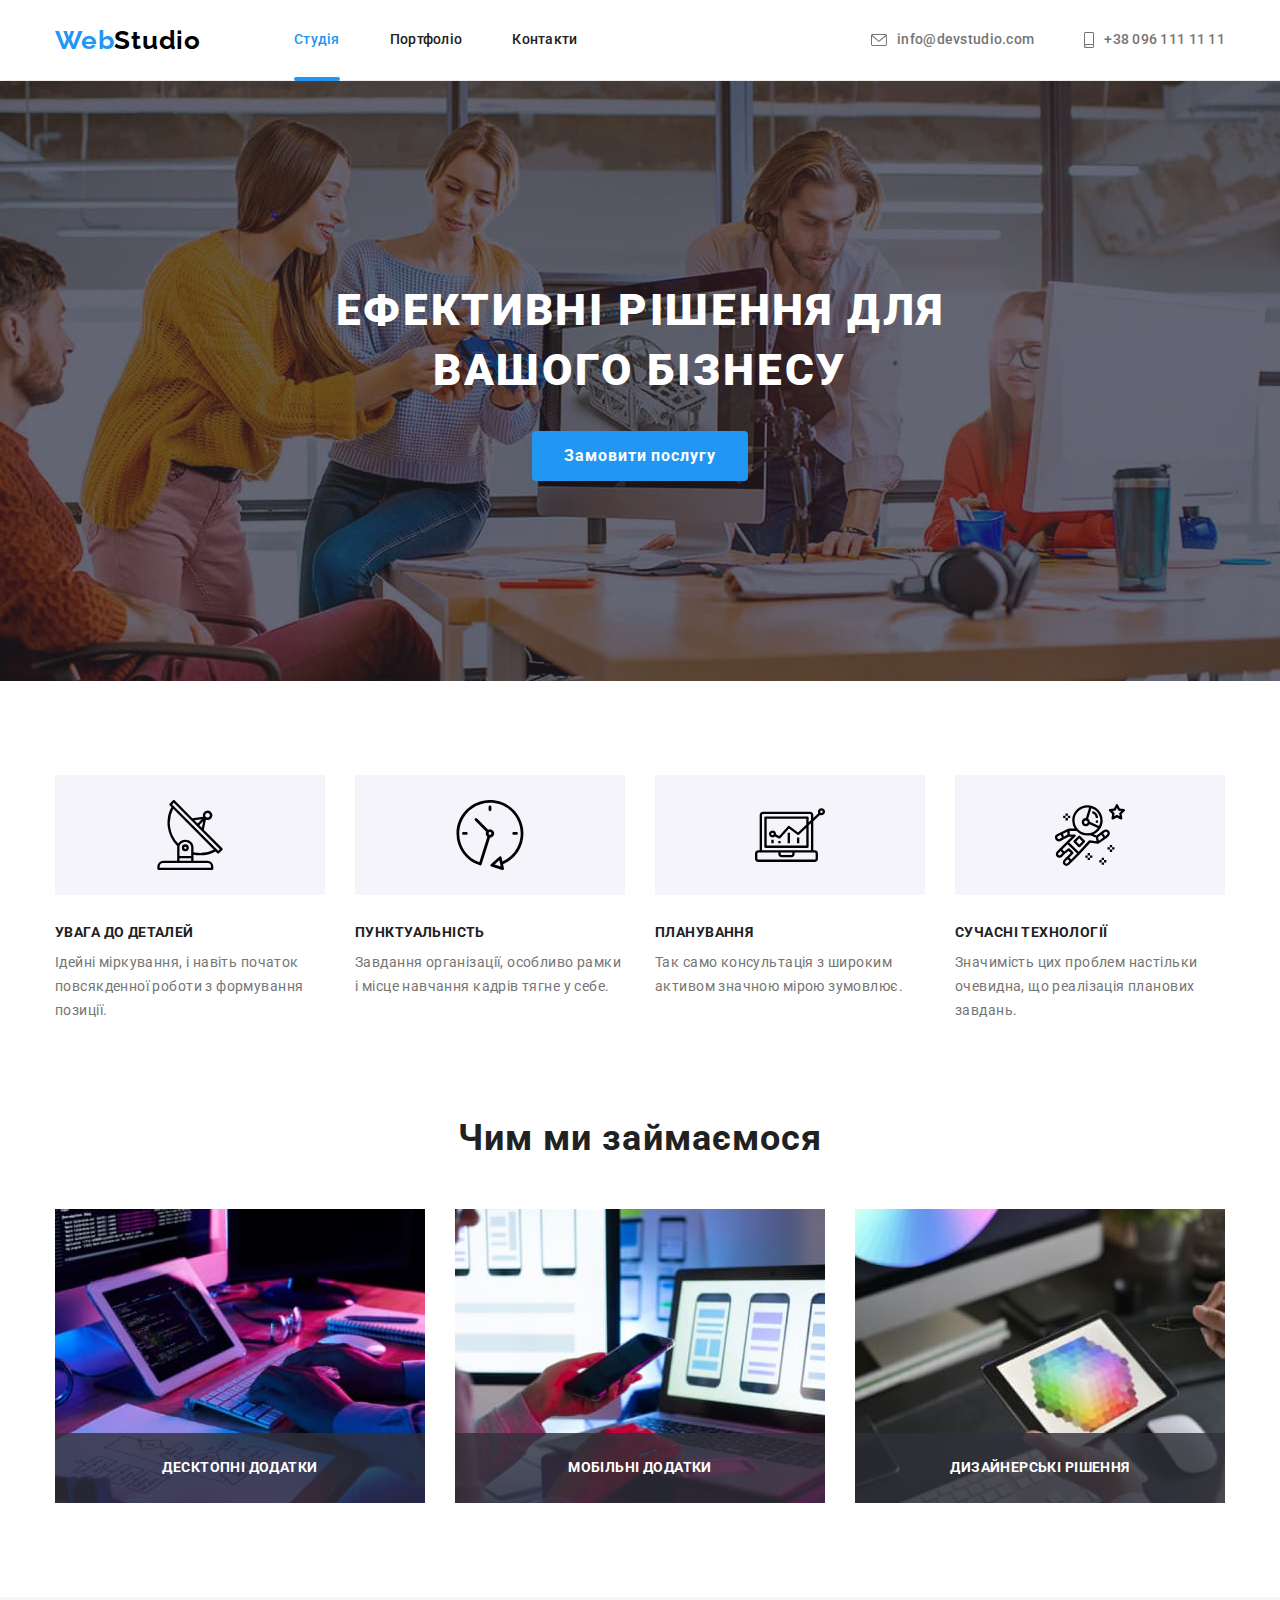
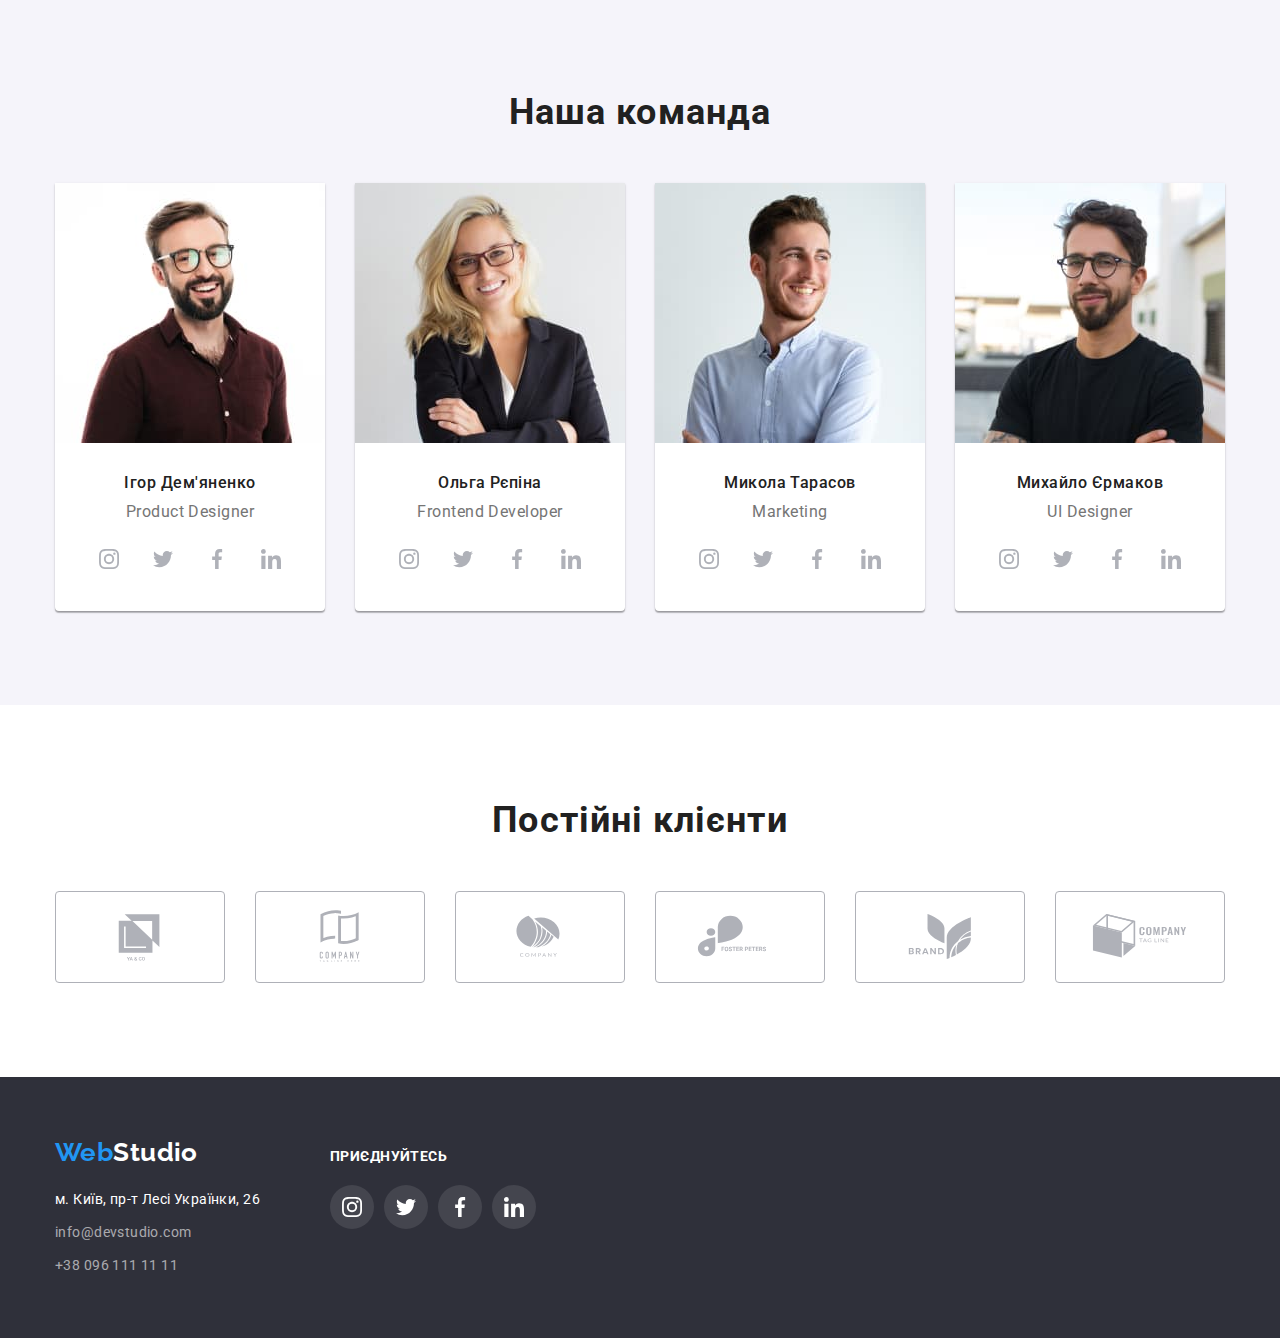
<file: index.html>
<!DOCTYPE html>
<html lang="uk">
<head>
    <meta charset="UTF-8">
    <meta http-equiv="X-UA-Compatible" content="IE=edge">
    <meta name="viewport" content="width=device-width, initial-scale=1.0">
    <link rel="preconnect" href="https://fonts.googleapis.com">
    <link rel="preconnect" href="https://fonts.gstatic.com" crossorigin>
    <link
        href="https://fonts.googleapis.com/css2?family=Montserrat:wght@400;700&family=Open+Sans:wght@400;600;700&family=Raleway:wght@700&family=Roboto:wght@400;500;700;900&display=swap"
        rel="stylesheet"> 
    <link rel="stylesheet" href="https://cdn.jsdelivr.net/npm/modern-normalize@1.1.0/modern-normalize.min.css">
    <link rel="stylesheet" href="./css/styles.css">
    <title>Головна</title>
</head>

<body>
    <!--хедер-->
    <header class="header">
        <div class="container header-container">
            <nav class="navigation">
                <a href="./index.html" class="logo-header">Web<span class="studio-black">Studio</span></a>            
                <ul class="site-nav">
                    <li class="item"><a class="link current" href="./index.html">Студія</a></li>
                    <li class="item"><a class="link" href="./portfolio.html">Портфоліо</a></li>
                    <li class="item"><a class="link" href="#">Контакти</a></li>
                </ul>            
            </nav>  
            <ul class="header-contact">
                <li class="item"><a class="link" href="mailto:info@devstudio.com">
                    <svg class="icon-envelope" width="16px" height="12px">
                        <use href="./images/icons.svg#icon-envelope"></use>
                    </svg>
                    info@devstudio.com</a></li>
                <li class="item"><a class="link" href="tel:+380961111111">
                    <svg class="icon-smartphone" width="10px" height="16px">
                        <use href="./images/icons.svg#icon-smartphone"></use>
                    </svg>+38 096 111 11 11</a></li>
            </ul>  
        </div>
    </header>
  
    <main>
        <!--герой-->       
        <section class="hero">
            <div class="container">
                <h1 class="hero-title">Ефективні рішення для вашого бізнесу</h1>
                <button class="hero-button" type="button" data-modal-open>Замовити послугу</button>
            </div>
        </section>  
        <!--особливості-->
        <section class="section section-feature">
            <div class="container">
                <h2 class="visually-hidden">Особливості</h2>
                <ul class="list feature-list">                
                    <li class="feature-item">
                        <div class="icon">
                            <svg width="70px" height="70px">
                                <use href="./images/icons.svg#icon-antenna"></use>
                            </svg>
                        </div>
                        <h3 class="feature-title">увага до деталей</h3>
                        <p class="feature-text">Ідейні міркування, і навіть початок повсякденної роботи з формування позиції.</p>
                    </li>
                    <li class="feature-item">
                        <div class="icon">
                            <svg width="70px" height="70px">
                                <use href="./images/icons.svg#icon-clock"></use>
                            </svg>
                        </div>
                        <h3 class="feature-title">пунктуальність</h3>
                        <p class="feature-text">Завдання організації, особливо рамки і місце навчання кадрів тягне у себе.</p>
                    </li>
                    <li class="feature-item">
                        <div class="icon">
                            <svg width="70px" height="70px">
                                <use href="./images/icons.svg#icon-diagram"></use>
                            </svg>
                        </div>
                        <h3 class="feature-title">планування</h3>
                        <p class="feature-text">Так само консультація з широким активом значною мірою зумовлює.</p>
                    </li>
                    <li class="feature-item">
                        <div class="icon">
                            <svg width="70px" height="70px">
                                <use href="./images/icons.svg#icon-astronaut"></use>
                            </svg>
                        </div>
                        <h3 class="feature-title">сучасні технології</h3>
                        <p class="feature-text">Значимість цих проблем настільки очевидна, що реалізація планових завдань.</p>
                    </li>        
                </ul>
            </div>
        </section>
        <!--чим ми займаємося-->
        <section class="section section-work">
            <div class="container">
                <h2 class="section-title">Чим ми займаємося</h2>
                <ul class="list work-list">
                    <li class="work-item">
                        <!-- <div class="work-wrapper"> -->
                            <img class="work-img" src="./images/box1.jpg" alt="людина набирає код на клавіатурі, на планшеті" width="370" height="294">
                        <p class="work-text">Десктопні додатки</p>
                        <!-- </div> -->
                    </li>
                    <li class="work-item">
                        <!-- <div class="work-wrapper"> -->
                            <img class="work-img" src="./images/box2.jpg" alt="верстка на телефоні" width="370" height="294">
                        <p class="work-text">Мобільні додатки</p>
                        <!-- </div> -->
                    </li>
                    <li class="work-item">
                        <!-- <div class="work-wrapper"></div> -->
                            <img class="work-img" src="./images/box3.jpg" alt="дизайнер обирає колір із палітри на екрані планшета" width="370" height="294">
                        <p class="work-text">Дизайнерські рішення</p>
                        <!-- </div> -->
                    </li>
                </ul>
            </div>
        </section>
        <!--команда-->
        <section class="section section-team">
            <div class="container">
            <h2 class="section-title">Наша команда</h2>
                <ul class="list team-list">
                    <li class="team-cards">
                        <img class="team-img" src="./images/tc1.jpg" alt="фото дизайнера Ігор Дем'яненко" width="270" height="260">
                        <div class="team-content">
                            <h3 class="team-name">Ігор Дем'яненко</h3>
                            <p class="position">Product Designer</p>                           
                            <ul class="social-list list">
                                <li class="social-item">
                                    <a class="icon-networks" href="#">
                                        <svg class="team-logo-social" width="20px" height="20px">
                                            <use href="./images/icons.svg#icon-instagram"></use>
                                        </svg>
                                    </a>
                                </li>
                                <li class="social-item">
                                    <a class="icon-networks" href="#" >
                                        <svg class="team-logo-social" width="20px" height="20px">
                                            <use href="./images/icons.svg#icon-twitter"></use>
                                        </svg>
                                    </a>
                                </li>
                                <li class="social-item">
                                    <a class="icon-networks" href="#" >
                                        <svg class="team-logo-social" width="20px" height="20px">
                                            <use href="./images/icons.svg#icon-facebook"></use>
                                        </svg>
                                    </a>
                                </li>
                                <li class="social-item">
                                    <a class="icon-networks" href="#" >
                                        <svg class="team-logo-social" width="20px" height="20px">
                                            <use href="./images/icons.svg#icon-linkedin"></use>
                                        </svg>
                                    </a>
                                </li>
                            </ul>
                        </div>                        
                    </li>
                    <li class="team-cards">
                        <img class="team-img" src="./images/tc2.jpg" alt="фото фронт енд розробника Ольга Рєпіна" width="270" height="260">
                        <div class="team-content">
                            <h3 class="team-name">Ольга Рєпіна</h3>
                            <p class="position">Frontend Developer</p>                         
                            <ul class="social-list list">
                                <li class="social-item">
                                    <a class="icon-networks" href="#">
                                        <svg class="team-logo-social" width="20px" height="20px">
                                            <use href="./images/icons.svg#icon-instagram"></use>
                                        </svg>
                                    </a>
                                </li>
                                <li class="social-item">
                                    <a class="icon-networks" href="#" >
                                        <svg class="team-logo-social" width="20px" height="20px">
                                            <use href="./images/icons.svg#icon-twitter"></use>
                                        </svg>
                                    </a>
                                </li>
                                <li class="social-item">
                                    <a class="icon-networks" href="#" >
                                        <svg class="team-logo-social" width="20px" height="20px">
                                            <use href="./images/icons.svg#icon-facebook"></use>
                                        </svg>
                                    </a>
                                </li>
                                <li class="social-item">
                                    <a class="icon-networks" href="#" >
                                        <svg class="team-logo-social" width="20px" height="20px">
                                            <use href="./images/icons.svg#icon-linkedin"></use>
                                        </svg>
                                    </a>
                                </li>
                            </ul>
                        </div>                         
                    </li>
                    <li class="team-cards">
                        <img class="team-img" src="./images/tc3.jpg" alt="фото маркетолога Микола Тарасов" width="270" height="260">
                        <div class="team-content">
                            <h3 class="team-name">Микола Тарасов</h3>
                            <p class="position">Marketing</p>                       
                            <ul class="social-list list">
                                <li class="social-item">
                                    <a class="icon-networks" href="#">
                                        <svg class="team-logo-social" width="20px" height="20px">
                                            <use href="./images/icons.svg#icon-instagram"></use>
                                        </svg>
                                    </a>
                                </li>
                                <li class="social-item">
                                    <a class="icon-networks" href="#" >
                                        <svg class="team-logo-social" width="20px" height="20px">
                                            <use href="./images/icons.svg#icon-twitter"></use>
                                        </svg>
                                    </a>
                                </li>
                                <li class="social-item">
                                    <a class="icon-networks" href="#" >
                                        <svg class="team-logo-social" width="20px" height="20px">
                                            <use href="./images/icons.svg#icon-facebook"></use>
                                        </svg>
                                    </a>
                                </li>
                                <li class="social-item">
                                    <a class="icon-networks" href="#" >
                                        <svg class="team-logo-social" width="20px" height="20px">
                                            <use href="./images/icons.svg#icon-linkedin"></use>
                                        </svg>
                                    </a>
                                </li>
                            </ul>
                        </div>                        
                    </li>
                    <li class="team-cards">
                        <img class="team-img" src="./images/tc4.jpg" alt="фото Юай дизайнера Михайло Єрмаков" width="270" height="260">
                        <div class="team-content">
                            <h3 class="team-name">Михайло Єрмаков</h3>
                            <p class="position">UI Designer</p>                                                 
                            <ul class="social-list list">
                                <li class="social-item">
                                    <a class="icon-networks" href="#">
                                        <svg class="team-logo-social" width="20px" height="20px">
                                            <use href="./images/icons.svg#icon-instagram"></use>
                                        </svg>
                                    </a>
                                </li>
                                <li class="social-item">
                                    <a class="icon-networks" href="#" >
                                        <svg class="team-logo-social" width="20px" height="20px">
                                            <use href="./images/icons.svg#icon-twitter"></use>
                                        </svg>
                                    </a>
                                </li>
                                <li class="social-item">
                                    <a class="icon-networks" href="#" >
                                        <svg class="team-logo-social" width="20px" height="20px">
                                            <use href="./images/icons.svg#icon-facebook"></use>
                                        </svg>
                                    </a>
                                </li>
                                <li class="social-item">
                                    <a class="icon-networks" href="#" >
                                        <svg class="team-logo-social" width="20px" height="20px">
                                            <use href="./images/icons.svg#icon-linkedin"></use>
                                        </svg>
                                    </a>
                                </li>
                            </ul>
                        </div>                         
                    </li>
                </ul>
            </div>
        </section>
        <section class="section">
            <div class="container">
                <h2 class="section-title">Постійні клієнти</h2>
                <ul class="company-list list">
                    <li class="company-item">
                        <a class="icon-company" href="#">
                            <svg class="logo-company" width="106px" height="60px">
                                <use href="./images/icons.svg#icon-logo1"></use>
                            </svg>
                        </a>
                    </li>
                    <li class="company-item">
                        <a class="icon-company" href="#">
                            <svg class="logo-company" width="106px" height="60px">
                                <use href="./images/icons.svg#icon-logo2"></use>
                            </svg>
                        </a>
                    </li>
                    <li class="company-item">
                        <a class="icon-company" href="#">
                            <svg class="logo-company" width="106px" height="60px">
                                <use href="./images/icons.svg#icon-logo3"></use>
                            </svg>
                        </a>
                    </li>
                    <li class="company-item">
                        <a class="icon-company" href="#">
                            <svg class="logo-company" width="106px" height="60px">
                                <use href="./images/icons.svg#icon-logo4"></use>
                            </svg>
                        </a>
                    </li>
                    <li class="company-item">
                        <a class="icon-company" href="#">
                            <svg class="logo-company" width="106px" height="60px">
                                <use href="./images/icons.svg#icon-logo5"></use>
                            </svg>
                        </a>
                    </li>
                    <li class="company-item">
                        <a class="icon-company" href="#">
                            <svg class="logo-company" width="106px" height="60px">
                                <use href="./images/icons.svg#icon-logo6"></use>
                            </svg>
                        </a>
                    </li>
                </ul>
            </div>
        </section>
    </main>
    <!--футер-->
    <footer class="footer">
        <div class="container footer-container">
            <div class="address">
                <a href="./index.html" class="logo-footer">Web<span class="studio-white">Studio</span></a>
                <address>
                    <ul class="footer-list list">
                        <li class="contacts"><a class="map link" href="https://goo.gl/maps/buH3xEs2t7yoEVax5" target="_blank" 
                            rel="noopener noreferrer nofollow">м. Київ, пр-т Лесі Українки, 26</a></li>
                        <li class="contacts"><a class="link" href="mailto:info@devstudio.com">info@devstudio.com</a></li>
                        <li class="contacts"><a class="link" href="tel:+38096111111">+38 096 111 11 11</a></li>
                    </ul>
                </address>
            </div>
            <div class="social">
                <h3 class="feature-title footer-title">Приєднуйтесь</h3>
                <ul class="social-list list">
                    <li class="social-item">
                        <a class="icon-networks social-icon-footer" href="#" >
                            <svg class="icon-footer" width="20px" height="20px">
                                <use href="./images/icons.svg#icon-instagram"></use>
                            </svg>
                        </a>
                    </li>
                    <li class="social-item">
                        <a class="icon-networks social-icon-footer" href="#" >
                            <svg class="icon-footer" width="20px" height="20px">
                                <use href="./images/icons.svg#icon-twitter"></use>
                            </svg>
                        </a>
                    </li>
                    <li class="social-item">
                        <a class="icon-networks social-icon-footer" href="#" >
                            <svg class="icon-footer" width="20px" height="20px">
                                <use href="./images/icons.svg#icon-facebook"></use>
                            </svg>
                        </a>
                    </li>
                    <li class="social-item">
                        <a class="icon-networks social-icon-footer" href="#" >
                            <svg class="icon-footer" width="20px" height="20px">
                                <use href="./images/icons.svg#icon-linkedin"></use>
                            </svg>
                        </a>
                    </li>
                </ul>
            </div>
        </div>
    </footer>  
    <div class="backdrop is-hidden" data-modal>
        <div class="modal">
            <button type="button" class="button-close" data-modal-close>
                <svg class="icon-close" width="18px" height="18px">
                    <use href="./images/icons.svg#icon-close"></use>
                </svg>
            </button>
        </div>
    </div>
    <script src="./js/modal.js"></script>
</body>
</html>
</file>
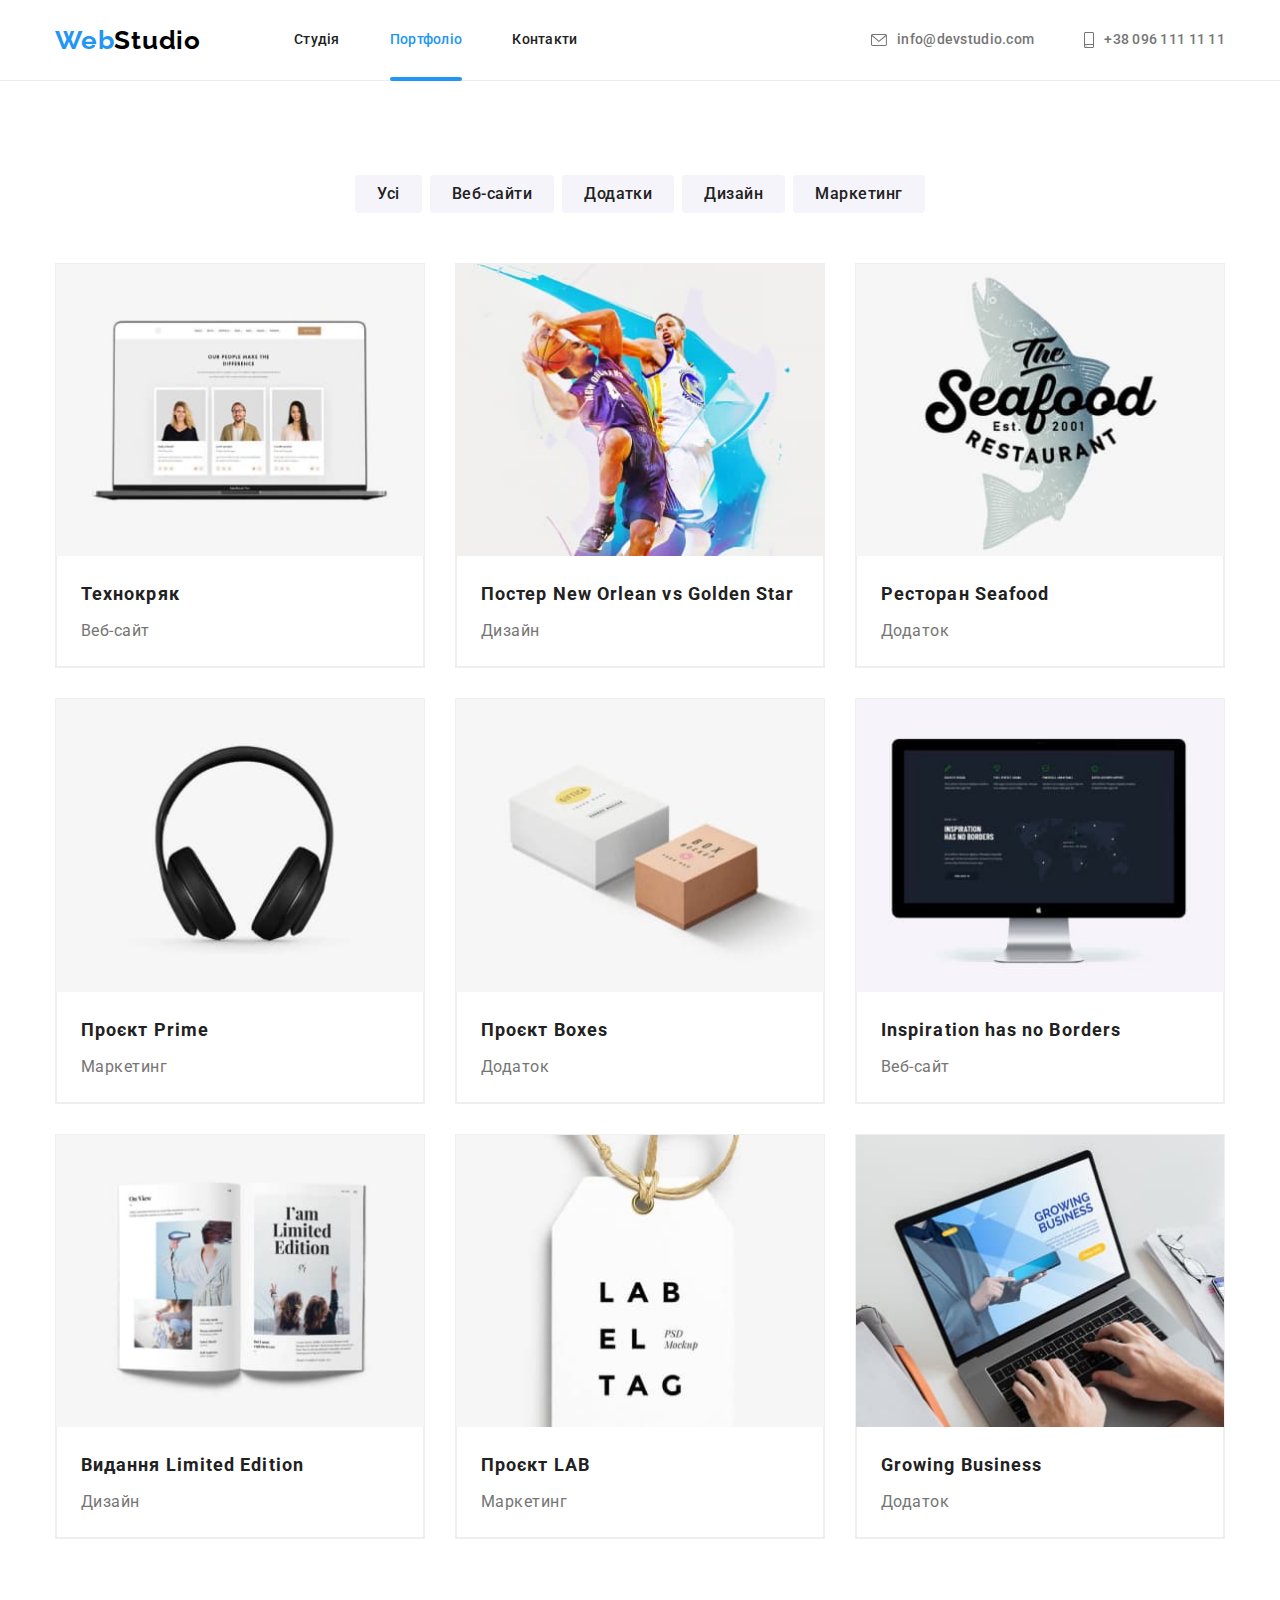
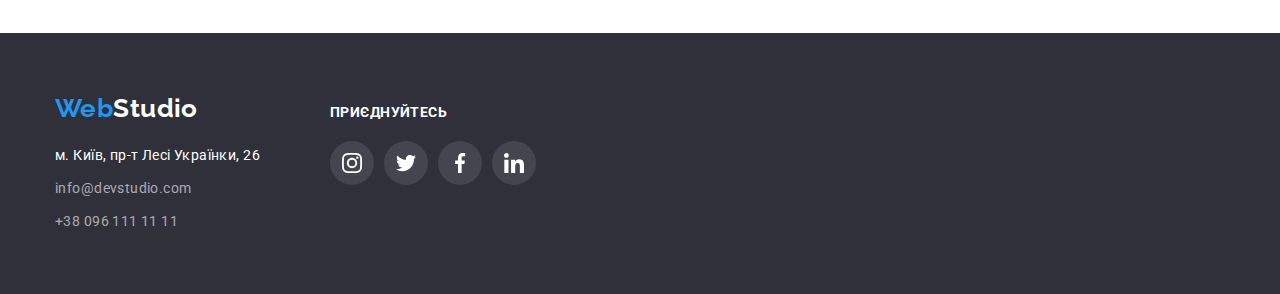
<file: portfolio.html>
<!DOCTYPE html>
<html lang="uk">
<head>
    <meta charset="UTF-8">
    <meta http-equiv="X-UA-Compatible" content="IE=edge">
    <meta name="viewport" content="width=device-width, initial-scale=1.0">
    <link rel="preconnect" href="https://fonts.googleapis.com">
    <link rel="preconnect" href="https://fonts.gstatic.com" crossorigin>
    <link
        href="https://fonts.googleapis.com/css2?family=Montserrat:wght@400;700&family=Open+Sans:wght@400;600;700&family=Raleway:wght@700&family=Roboto:wght@400;500;700;900&display=swap"
        rel="stylesheet">
    <link rel="stylesheet" href="https://cdn.jsdelivr.net/npm/modern-normalize@1.1.0/modern-normalize.min.css">
    <link rel="stylesheet" href="./css/styles.css">    
    <title>Портфоліо</title>
</head>

<body>
    <!--хедер-->
    <header class="header">
        <div class="container header-container">
            <nav class="navigation">
                <a href="./index.html" class="logo-header">Web<span class="studio-black">Studio</span></a>            
                <ul class="site-nav">
                    <li class="item"><a class="link" href="./index.html">Студія</a></li>
                    <li class="item"><a class="link current" href="./portfolio.html">Портфоліо</a></li>
                    <li class="item"><a class="link" href="#">Контакти</a></li>
                </ul>            
            </nav>  
            <ul class="header-contact">
                <li class="item"><a class="link" href="mailto:info@devstudio.com">
                    <svg class="icon-envelope" width="16px" height="12px">
                        <use href="./images/icons.svg#icon-envelope"></use>
                    </svg>
                    info@devstudio.com</a></li>
                <li class="item"><a class="link" href="tel:+380961111111">
                    <svg class="icon-smartphone" width="10px" height="16px">
                        <use href="./images/icons.svg#icon-smartphone"></use>
                    </svg>+38 096 111 11 11</a></li>
            </ul>  
        </div>
    </header>

    <main>
        <!--портфоліо-->
        <section class="section portfolio">
            <div class="container">
                <h1 class="visually-hidden">Наші роботи</h1>
                <ul class="button-list">
                    <li class="button-list-item"><button class="button" type="button">Усі</button></li>
                    <li class="button-list-item"><button class="button" type="button">Веб-сайти</button></li>
                    <li class="button-list-item"><button class="button" type="button">Додатки</button></li>
                    <li class="button-list-item"><button class="button" type="button">Дизайн</button></li>
                    <li class="button-list-item"><button class="button" type="button">Маркетинг</button></li>
                </ul>
                <ul class="portfolio-list">               
                    <li class="portfolio-list-cards">
                        <a class="portfolio-link link" href="#">
                            <div class="overlay-wrapper">
                            <img src="./images/pf1.jpg" alt="технокряк" width="370" height="294">
                            <p class="overlay-text">
                                Ресурс пропонує комплексні пропозиції з різним рівнем функціоналу та сервісів.
                                Все це дозволить відвідувачу отримати вичерпні відомості про компанію чи приватну особу.
                            </p>
                            </div>
                            <div class="portfolio-container">
                                <h2 class="portfolio-title">Технокряк</h2>
                                <p class="portfolio-type">Веб-сайт</p>
                            </div>
                        </a> 
                    </li>
                    <li class="portfolio-list-cards">
                        <a class="portfolio-link link" href="#">
                            <div class="overlay-wrapper">
                            <img src="./images/pf2.jpg" alt="постер new orlean vs golden star" width="370" height="294">
                            <p class="overlay-text">
                                Ресурс пропонує комплексні пропозиції з різним рівнем функціоналу та сервісів.
                                Все це дозволить відвідувачу отримати вичерпні відомості про компанію чи приватну особу.
                            </p>
                            </div>                            
                            <div class="portfolio-container">
                                <h2 class="portfolio-title">Постер New Orlean vs Golden Star</h2>
                                <p class="portfolio-type">Дизайн</p>
                            </div>
                        </a>
                    </li>
                    <li class="portfolio-list-cards">
                        <a class="portfolio-link link" href="#">
                            <div class="overlay-wrapper">
                            <img src="./images/pf3.jpg" alt="ресторан seafood" width="370" height="294">
                            <p class="overlay-text">
                                Ресурс пропонує комплексні пропозиції з різним рівнем функціоналу та сервісів.
                                Все це дозволить відвідувачу отримати вичерпні відомості про компанію чи приватну особу.
                            </p>
                            </div>                            
                            <div class="portfolio-container">
                                <h2 class="portfolio-title">Ресторан Seafood</h2>
                                <p class="portfolio-type">Додаток</p>
                            </div>
                        </a>
                    </li>
                    <li class="portfolio-list-cards">
                        <a class="portfolio-link link" href="#">
                            <div class="overlay-wrapper">
                            <img src="./images/pf4.jpg" alt="проєкт prime" width="370" height="294">
                            <p class="overlay-text">
                                Ресурс пропонує комплексні пропозиції з різним рівнем функціоналу та сервісів.
                                Все це дозволить відвідувачу отримати вичерпні відомості про компанію чи приватну особу.
                            </p>
                            </div>                            
                            <div class="portfolio-container">
                                <h2 class="portfolio-title">Проєкт Prime</h2>
                                <p class="portfolio-type">Маркетинг</p>
                            </div>
                        </a>        
                    </li>
                    <li class="portfolio-list-cards">
                        <a class="portfolio-link link" href="#">
                            <div class="overlay-wrapper">
                            <img src="./images/pf5.jpg" alt="проєкт boxes" width="370" height="294">
                            <p class="overlay-text">
                                Ресурс пропонує комплексні пропозиції з різним рівнем функціоналу та сервісів.
                                Все це дозволить відвідувачу отримати вичерпні відомості про компанію чи приватну особу.
                            </p>
                            </div>                            
                            <div class="portfolio-container">
                                <h2 class="portfolio-title">Проєкт Boxes</h2>
                                <p class="portfolio-type">Додаток</p>
                            </div>
                        </a>
                    </li>
                    <li class="portfolio-list-cards">
                        <a class="portfolio-link link" href="#">
                            <div class="overlay-wrapper">
                            <img src="./images/pf6.jpg" alt="inspiration has no borders" width="370" height="294">
                            <p class="overlay-text">
                                Ресурс пропонує комплексні пропозиції з різним рівнем функціоналу та сервісів.
                                Все це дозволить відвідувачу отримати вичерпні відомості про компанію чи приватну особу.
                            </p>
                            </div>                            
                            <div class="portfolio-container">
                                <h2 class="portfolio-title">Inspiration has no Borders</h2>
                                <p class="portfolio-type">Веб-сайт</p>
                            </div>
                        </a>
                    </li>
                    <li class="portfolio-list-cards">
                        <a class="portfolio-link link" href="#">
                            <div class="overlay-wrapper">                           
                            <img src="./images/pf7.jpg" alt="видання limited edition" width="370" height="294">
                            <p class="overlay-text">
                                Ресурс пропонує комплексні пропозиції з різним рівнем функціоналу та сервісів.
                                Все це дозволить відвідувачу отримати вичерпні відомості про компанію чи приватну особу.
                            </p>
                            </div>                            
                            <div class="portfolio-container">
                                <h2 class="portfolio-title">Видання Limited Edition</h2>
                                <p class="portfolio-type">Дизайн</p>
                            </div>
                        </a>                 
                    </li>
                    <li class="portfolio-list-cards">
                        <a class="portfolio-link link" href="#">
                            <div class="overlay-wrapper">
                            <img src="./images/pf8.jpg" alt="проєкт lab" width="370" height="294">
                            <p class="overlay-text">
                                Ресурс пропонує комплексні пропозиції з різним рівнем функціоналу та сервісів.
                                Все це дозволить відвідувачу отримати вичерпні відомості про компанію чи приватну особу.
                            </p>
                            </div>                            
                            <div class="portfolio-container">
                                <h2 class="portfolio-title">Проєкт LAB</h2>
                                <p class="portfolio-type">Маркетинг</p>
                            </div>
                        </a>            
                    </li>
                    <li class="portfolio-list-cards">
                        <a class="portfolio-link link" href="#">
                            <div class="overlay-wrapper">
                            <img src="./images/pf9.jpg" alt="growing business" width="370" height="294">
                            <p class="overlay-text">
                                Ресурс пропонує комплексні пропозиції з різним рівнем функціоналу та сервісів.
                                Все це дозволить відвідувачу отримати вичерпні відомості про компанію чи приватну особу.
                            </p>
                            </div>                            
                            <div class="portfolio-container">
                                <h2 class="portfolio-title">Growing Business</h2>
                                <p class="portfolio-type">Додаток</p>
                            </div>
                        </a>
                    </li>
                </ul>
            </div>
        </section>    
    </main>
    <!--футер-->
    <footer class="footer">
        <div class="container footer-container">
            <div class="address">
                <a href="./index.html" class="logo-footer">Web<span class="studio-white">Studio</span></a>
                <address>
                    <ul class="footer-list list">
                        <li class="contacts"><a class="map link" href="https://goo.gl/maps/buH3xEs2t7yoEVax5" target="_blank" 
                            rel="noopener noreferrer nofollow">м. Київ, пр-т Лесі Українки, 26</a></li>
                        <li class="contacts"><a class="link" href="mailto:info@devstudio.com">info@devstudio.com</a></li>
                        <li class="contacts"><a class="link" href="tel:+38096111111">+38 096 111 11 11</a></li>
                    </ul>
                </address>
            </div>
            <div class="social">
                <h3 class="feature-title footer-title">Приєднуйтесь</h3>
                <ul class="social-list list">
                    <li class="social-item">
                        <a class="icon-networks social-icon-footer" href="#" >
                            <svg class="icon-footer" width="20px" height="20px">
                                <use href="./images/icons.svg#icon-instagram"></use>
                            </svg>
                        </a>
                    </li>
                    <li class="social-item">
                        <a class="icon-networks social-icon-footer" href="#" >
                            <svg class="icon-footer" width="20px" height="20px">
                                <use href="./images/icons.svg#icon-twitter"></use>
                            </svg>
                        </a>
                    </li>
                    <li class="social-item">
                        <a class="icon-networks social-icon-footer" href="#" >
                            <svg class="icon-footer" width="20px" height="20px">
                                <use href="./images/icons.svg#icon-facebook"></use>
                            </svg>
                        </a>
                    </li>
                    <li class="social-item">
                        <a class="icon-networks social-icon-footer" href="#" >
                            <svg class="icon-footer" width="20px" height="20px">
                                <use href="./images/icons.svg#icon-linkedin"></use>
                            </svg>
                        </a>
                    </li>
                </ul>
            </div>
        </div>
    </footer>
    </body>
</html>
</file>
<file: css/styles.css>
/*
основний колір тексту #757575
другорядний колір тексту #212121
білий колір #FFFFFF
чорний колір #000000
колір акценту #2196F3
фон героя та футера #2F303A
фон секції Наша команда та фон кнопок #F5F4FA
колір рамки хедера #ECECEC
білий колір #FFFFFF 60%
ховер кнопки #188CE8

*/
:root {
    --primary-text-color--:#757575;
    --secondary-text-color--:#212121;
    --white-color--:#FFFFFF;
    --white-color-footer-link--:rgba(255, 255, 255, 0.6);
    --black-color--:#000000;
    --accent-color--:#2196F3;
    --hero-footer-background-color--:#2F303A;
    --secondary-background-color--:#F5F4FA;
    --border-header-color--:#ECECEC;
    --accent-color-focus--:#188CE8;
    --cards-border-color--:#EEEEEE;
    --hero-gradient--: #c4c4c4;
    --icons-color-main--: #afb1b8;
}

h1,
h2,
h3,
h4,
h5,
h6,
p {
    margin-top: 0;
    margin-bottom: 0;
}
ul {
    margin-top: 0;
    margin-bottom: 0;
    padding-left: 0;
}
img {
    display: block;
    max-width: 100%;
    height: auto;
}
address {
    /* или через класс .footer-address */
    font-style: normal;
}
button {
    display: block;
    margin: 0 auto;
    cursor: pointer;
    border: none;
    border-radius: 4px;
}
.section {
    padding-top: 94px;
    padding-bottom: 94px;
}
.container {
    width: 1200px;
    margin: 0 auto;
    padding: 0 15px;
}
.list {
    list-style: none;
    padding-left: 0;
    margin: 0;
}
.link {
    text-decoration: none;  
}

body {
    color: var(--primary-text-color--);
    background-color: var(--white-color--);

    font-family: Roboto, sans-serif;
    font-size: 14px;
    letter-spacing: 0.03em;
}



/*хедер*/
.header {
    border-bottom: 1px solid var(--border-header-color--);
}
.header-container {
    display: flex;
    align-items: center;
    justify-content: space-between;
}
.navigation {
    display: flex;
    align-items: center;
}

.logo-header {
    color: var(--accent-color--);
    font-family: Raleway, sans-serif;

    font-weight: 700;
    font-size: 26px;
    line-height: 1.19;
    letter-spacing: 0.03em;
    text-decoration: none;

    padding-top: 24px;
    padding-bottom: 24px;
}
.studio-black {
    color: var(--black-color--);
}
.site-nav {    
    color: var(--secondary-text-color--);    
    list-style: none;

    display: flex;
    margin-left: 93px;
}

.site-nav .item:not(:last-child) {
    margin-right: 50px;
}

.site-nav .link {
    display: block;
    padding-top: 32px;
    padding-bottom: 32px;

    color: var(--secondary-text-color--);  

    font-weight: 500;
    line-height: 1.14;
    letter-spacing: 0.02em;
    text-decoration: none;   

    transition: color 250ms cubic-bezier(0.4, 0, 0.2, 1);
}
.site-nav .current {
    color: var(--accent-color--);
 }

 .site-nav .item {
    position: relative;
 }
 .current::after {
    position: absolute;
    bottom: -1px;
    left: 0;
    content: "";
    display: block;
    width: 100%;
    height: 4px;

    background-color: var(--accent-color--);
    border-radius: 2px;
 }

.site-nav .link:hover,
.site-nav .link:focus {
    color: var(--accent-color--);
}
.header-contact {
    display: flex;
    list-style: none;
    margin-left: auto;
}
.header-contact .item:not(:last-child) {
    margin-right: 50px;
}
.header-contact .link {
    display: block;
    padding-top: 32px;
    padding-bottom: 32px;

    color: var(--primary-text-color--);

    font-weight: 500;
    line-height: 1.14;
    letter-spacing: 0.02em;
    text-decoration: none;

    transition: color 250ms cubic-bezier(0.4, 0, 0.2, 1);
}
.header-contact .link:hover,
.header-contact .link:focus {
    color: var(--accent-color--);
    /* fill: var(--accent-color--); */
}

.item .link {
    display: flex;
    align-items: center;
}
.icon-envelope {
    margin-right: 10px;
    fill: currentColor;

    /* transition: color 250ms cubic-bezier(0.4, 0, 0.2, 1); */
}
/* .icon-envelope:hover,
.icon-envelope:focus {
    fill: var(--accent-color--);
} */

.icon-smartphone {
    margin-right: 10px;
    fill: currentColor;

    /* transition: color 250ms cubic-bezier(0.4, 0, 0.2, 1); */
}
/* .icon-smartphone:hover,
.icon-smartphone:focus {
    fill: var(--accent-color--);
} */


/*герой*/
.hero {
    background-color: var(--hero-gradient--);
    height: 600px;
    max-width: 1600px;
    margin-left: auto;
    margin-right: auto;
    
    background-image: linear-gradient(
        to right,
        rgba(47, 48, 58, 0.4),
        rgba(47, 48, 58, 0.4)
    ),
    url(../images/baner-hero.jpg);
    background-repeat: no-repeat;
    background-size: cover;
    background-position: center;
    
    padding: 200px 0;
}

.hero-title {
    font-family: Roboto;
    font-style: normal;
    color: var(--white-color--);
    font-weight: 900;
    font-size: 44px;
    line-height: 1.36;
    text-align: center;
    letter-spacing: 0.06em;
    text-transform: uppercase;
    width: 696px;
    margin-bottom: 30px;
    margin-right: auto;
    margin-left: auto;
}

.hero-button {
    background-color: var(--accent-color--);
    color: var(--white-color--);
    border-color: transparent;
    cursor: pointer;
    font-family: inherit;
    font-weight: 700;
    font-size: 16px;
    line-height: 1.88;
    display: flex;
    align-items: center;
    text-align: center;
    letter-spacing: 0.06em;
    padding: 10px 32px;
    border-radius: 4px;
    border: none;
}
.hero-button:hover,
.hero-button:focus {
    background-color: var(--accent-color-focus--);
    box-shadow: 0px 4px 4px rgba(0, 0, 0, 0.15);
}

/*особливості*/
.section-title {
    color: var(--secondary-text-color--);

    font-weight: 700;
    font-size: 36px;
    line-height: 1.17;
    text-align: center;
    letter-spacing: 0.03em;
    margin-bottom: 50px;
}
.visually-hidden {
    position: absolute;
    white-space: nowrap;
    width: 1px;
    height: 1px;
    overflow: hidden;
    border: 0;
    padding: 0;
    clip: rect(0 0 0 0);
    clip-path: inset(50%);
    margin: -1px;
}
.feature-list {
    display: flex;   
    gap: 30px;
}
.icon {
    display: flex;
    justify-content: center;
    align-items: center;
    margin-bottom: 30px;
    height: 120px;
    background-color: var(--secondary-background-color--);
}
.feature-item {
    flex-basis: calc((100% - 90px) / 4);
}
.feature-title {
    color: var(--secondary-text-color--);

    font-size: 14px;
    font-weight: 700;
    line-height: 1.14;
    text-transform: uppercase;
    margin-bottom: 10px;
} 
.feature-text {
    color: var(--primary-text-color--);

    font-weight: 400;
    font-size: 14px;
    line-height: 1.71;
    letter-spacing: 0.03em;    
}

/*чим ми займаємося*/

.section-work {
    padding-top: 0;
}
.work-list {   
    display: flex;
    justify-content: space-between;
}

.work-item {
    position: relative;
}
.work-text {
    position: absolute;
    bottom: 0;
    width: 100%;
    height: 70px;
    font-weight: 700;
    /* font-size: 14px; */
    line-height: 1.14;
    /* letter-spacing: 0.03em; */
    text-transform: uppercase;
    /* padding: 27px 0; */
    /* text-align: center; */
    color: var(--white-color--);
    background-color: rgba(47, 48, 58, 0.8);
    display: flex;
    justify-content: center;
    align-items: center;
}

/*команда*/
.section-team {
    background-color: var(--secondary-background-color--);
}
.team-list {
    display: flex;
    justify-content: space-between;
    gap: 30px;
}
.team-cards {
    background-color: var(--white-color--);

    box-shadow: 0px 1px 3px rgba(0, 0, 0, 0.12), 0px 1px 1px rgba(0, 0, 0, 0.14), 0px 2px 1px rgba(0, 0, 0, 0.2);
    border-radius: 0px 0px 4px 4px;
    flex-basis: calc((100% - 90px) / 4);
}
.team-content {
    padding-top: 30px;
    padding-bottom: 30px;
}
.team-name {
    color: var(--secondary-text-color--);
    
    font-weight: 500;
    font-size: 16px;
    line-height: 1.19; 
    text-align: center;
    letter-spacing: 0.03em;
    margin-bottom: 10px; 
}
.position {
    color: var(--primary-text-color--);

    font-style: normal;
    font-weight: 400;
    font-size: 16px;
    line-height: 1.19;
    letter-spacing: 0.03em; 
    text-align: center; 
    margin-bottom: 16px;
}

.social-list {
    display: flex;
    justify-content: center;
    gap: 10px;
}
.social-item {
    width: 44px;
    height: 44px;
}

.icon-networks {
    display: flex;
    justify-content: center;
    align-items: center;
    width: 100%;
    height: 100%;
    border-radius: 50%;

    color: var(--icons-color-main--);
    background-color: var(--white-color--);

    transition: color 250ms cubic-bezier(0.4, 0, 0.2, 1), background-color 250ms cubic-bezier(0.4, 0, 0.2, 1);
}

.team-logo-social {
    fill: currentColor;
}

.icon-networks:hover,
.icon-networks:focus {
    background-color: var(--accent-color--);
    color: var(--white-color--);
}

.team-logo-social {
    width: 20px;
    height: 20px;
    fill: currentColor;
}


/* постійні клієнти */

.company-list {
    display: flex;
    justify-content: center;
    align-items: center;
    margin: 0;
    padding: 0;
}

.company-item {
    width: 170px;
    height: 92px;
}

.company-item:not(:last-child) {
    margin-right: 30px;
} 

.icon-company {
    display: flex;
    justify-content: center;
    align-items: center;
    width: 100%;
    height: 100%;
    color: var(--icons-color-main--);
    border: 1px solid var(--icons-color-main--);
    border-radius: 4px;

    transition: color 250ms cubic-bezier(0.4, 0, 0.2, 1), border-color 250ms cubic-bezier(0.4, 0, 0.2, 1);
}

.icon-company:hover,
.icon-company:focus {
    color: var(--accent-color--);
    border-color: var(--accent-color--);
}

.logo-company {
    fill: currentColor;
}


/*футер*/
.footer {
    background-color: var(--hero-footer-background-color--);
    padding-top: 60px;
    padding-bottom: 60px;
}
.logo-footer {
    color: var(--accent-color--);

    display: inline-block;
    margin-bottom: 20px;

    font-family: Raleway, sans-serif;
    font-weight: 700;
    font-size: 26px;
    line-height: 1.19;
    text-decoration: none;
}
.studio-white {
    color: var(--white-color--);
}
.footer-list {
    font-style: normal;

    list-style: none;
}

.contacts:not(:last-child) {
    margin-bottom: 9px;
}

.link {
    color: var(--white-color-footer-link--);
    
    line-height: 1.71;
    text-decoration: none;

    transition: color 250ms cubic-bezier(0.4, 0, 0.2, 1);
}
.map {
    color: var(--white-color--);

    line-height: 1.71;
    text-decoration: none;

    transition: color 250ms cubic-bezier(0.4, 0, 0.2, 1);
}
.map:hover,
.map:focus {
    color: var(--accent-color--);
}
.link:hover,
.link:focus {
    color: var(--accent-color--);
}

.address {
    margin-right: 70px;
}
.footer-container {
    display: flex;
    align-items: baseline;
}
.footer-title {
    margin-bottom: 20px;
    color: var(--white-color--);
}

.social-icon-footer {
    fill: var(--white-color--);
    background-color: rgba(255, 255, 255, 0.1);

    transition: fill 250ms cubic-bezier(0.4, 0, 0.2, 1), background-color 250ms cubic-bezier(0.4, 0, 0.2, 1);
}
.social-icon-footer {
    /* fill: currentColor; */
}

.social-icon-footer:hover,
.social-icon-footer:focus {
    /* fill: var(--white-color--); */
    background-color: var(--accent-color--);
}


/*портфоліо*/
.visually-hidden {
    position: absolute;
    white-space: nowrap;
    width: 1px;
    height: 1px;
    overflow: hidden;
    border: 0;
    padding: 0;
    clip: rect(0 0 0 0);
    clip-path: inset(50%);
    margin: -1px;
}
.button-list {
    display: flex;
    justify-content: center;
    gap: 8px;
    margin-bottom: 50px;
    list-style: none;
}
.button {
    color: var(--secondary-text-color--);
    background-color: var(--secondary-background-color--);
    border-color: transparent;
    cursor: pointer;
    
    font-family: inherit;
    font-weight: 500;
    font-size: 16px;
    line-height: 1.62;
    text-align: center;
    letter-spacing: 0.03em;
    display: inline-block;
    padding: 6px 22px;
    border-radius: 4px;

    transition: color 250ms cubic-bezier(0.4, 0, 0.2, 1), background-color 250ms cubic-bezier(0.4, 0, 0.2, 1), box-shadow 250ms cubic-bezier(0.4, 0, 0.2, 1);
}
.button:hover,
.button:focus {
    color: var(--white-color--);
    background-color: var(--accent-color--);
    box-shadow: 0px 3px 1px rgba(0, 0, 0, 0.1), 0px 1px 2px rgba(0, 0, 0, 0.08), 0px 2px 2px rgba(0, 0, 0, 0.12);
}
.portfolio-list {
    display: flex;
    flex-wrap: wrap;
    gap: 30px;
}
.portfolio-list-cards {
    background-color: var(--white-color--);
    border: 1px solid var(--cards-border-color--);

    list-style: none;
    flex-basis: calc((100% - 60px) / 3);
}
.portfolio-container {
    padding: 20px 24px;

    border: 1px solid var(--cards-border-color--);
    border-top: none;
}
.portfolio-title {
    color: var(--secondary-text-color--);

    font-weight: 700;
    font-size: 18px;
    line-height: 2;
    letter-spacing: 0.06em;
    margin-bottom: 4px;
}
.portfolio-type {
    color: var(--primary-text-color--);

    font-weight: 400;
    font-size: 16px;
    line-height: 1.88;
    letter-spacing: 0.03em;
}

.portfolio-link {
    display: block;
    transition: box-shadow 250ms cubic-bezier(0.4, 0, 0.2, 1);
}
.portfolio-link:hover,
.portfolio-link:focus {
    box-shadow: 0px 4px 4px rgba(0, 0, 0, 0.25), 0px 4px 4px rgba(0, 0, 0, 0.06), 1px 4px 6px rgba(0, 0, 0, 0.16);
}

.overlay-wrapper {
    position: relative;
    overflow: hidden;
}
  
  .overlay-text {
    padding: 63px 24px;
    font-weight: 400;
    font-size: 18px;
    line-height: 1.56;
    letter-spacing: 0.03em;
    color: var(--secondary-background-color--);
    background-color: rgba(33, 150, 243, 0.9);
    position: absolute;
    top: 0;
    left: 0;
    width: 100%;
    height: 100%;
    overflow: auto;
    transform: translateY(100%);
    transition: transform 250ms cubic-bezier(0.4, 0, 0.2, 1);
}
.portfolio-link:hover .overlay-text,
.portfolio-link:focus .overlay-text {
  transform: translateY(0%);
}

 /* Модальне вікно */

 .backdrop {
    position: fixed;
    top: 0;
    left: 0;
    bottom: 0;
    right: 0;
    background-color: rgba(0, 0, 0, 0.2);
    opacity: 1;
    transition: opacity 250ms cubic-bezier(0.4, 0, 0.2, 1);  
}
.backdrop.is-hidden {
    opacity: 0;
    pointer-events: none;
    visibility: hidden;
}
.backdrop.is-hidden .modal {
    transform: translate(-50%, -50%) scale(1.1); 
    visibility: visible;  
}
.modal {
    position: absolute;
    top: 50%;
    left: 50%;    
    min-width: 528px;
    min-height: 581px;
    background-color: var(--white-color--);
    box-shadow: 0px 1px 3px rgba(0, 0, 0, 0.12), 0px 1px 1px rgba(0, 0, 0, 0.14), 0px 2px 1px rgba(0, 0, 0, 0.2);
    border-radius: 4px;
    transform: translate(-50%, -50%) scale(1);
    transition: transform 250ms cubic-bezier(0.4, 0, 0.2, 1);
}
.button-close {
    position: absolute;
    top: 8px;
    right: 8px;
    display: flex;
    justify-content: center;
    align-items: center;
    width: 30px;
    height: 30px;
    color: var(--black-color--);
    background-color: transparent;    
    border-radius: 50%;   
    border: 1px solid rgba(0, 0, 0, 0.1);
    transition: border-color 250ms cubic-bezier(0.4, 0, 0.2, 1);
}
.icon-close {
    fill: currentColor;
}
.button-close:hover,
.button-close:focus {
    border-color: var(--accent-color--);
}
</file>
